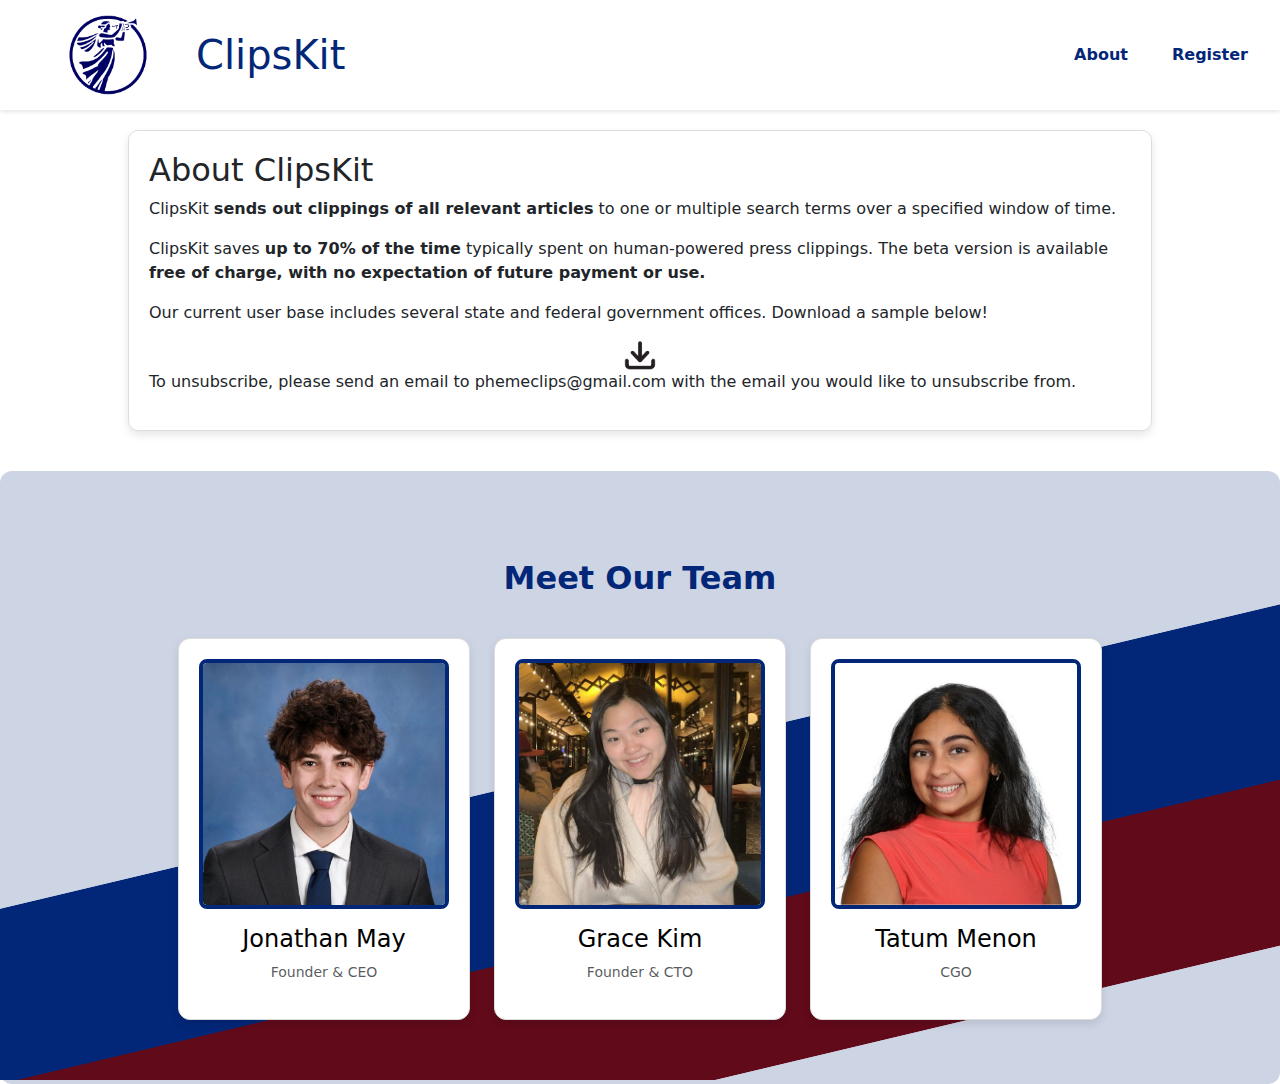
<file: about.html>
<!DOCTYPE html>
<html lang="en">
<head>
  <meta charset="UTF-8">
  <meta name="viewport" content="width=device-width, initial-scale=1.0">
  <title>ClipsKit</title>
  <link rel="icon" href="P.png" type="image/x-icon">
  <link rel="stylesheet" href="styles.css">
  <link href="https://cdn.jsdelivr.net/npm/bootstrap@5.3.3/dist/css/bootstrap.min.css" rel="stylesheet">
  <script src="https://cdn.jsdelivr.net/npm/bootstrap@5.3.3/dist/js/bootstrap.bundle.min.js"></script>
  <link href="https://fonts.googleapis.com/css2?family=Bangers&family=Nunito+Sans:wght@200..1000&family=Oswald:wght@200..700&display=swap" rel="stylesheet">
</head>
<body style="background-image: url('background.png')">

<header class="banner">
  <a href="index.html" class="logo-link">
    <img src="P.png" alt="Pheme Clips Kit Logo" class="logo">
    <span class="site-title">ClipsKit</span>
  </a>
  <nav class="navbar">
    <ul class="nav-links">
      <li><a href="about.html">About</a></li>
      <li><a href="register.html">Register</a></li>
    </ul>
    <div class="hamburger" onclick="toggleMenu()">☰</div>
  </nav>
</header>


<div class="info-container">
  <h2>About ClipsKit</h2>
  <p>
    ClipsKit <strong>sends out clippings of all relevant articles</strong> to one or multiple search terms over a specified window of time.
  </p>
  <p>
    ClipsKit saves <strong>up to 70% of the time</strong> typically spent on human-powered press clippings. The beta version is available <strong>free of charge, with no expectation of future payment or use.</strong>
  </p>
  <p>
    Our current user base includes several state and federal government offices. Download a sample below!
  </p>
  <div class="file-download">
    <a href="2025-03-07%20Jimmy%20Carter%20Clips.docx.pdf" download>
      <img src="download.png" alt="Download PDF" class="pdf-image">
    </a>
  </div>
  <p>
    To unsubscribe, please send an email to phemeclips@gmail.com with the email you would like to unsubscribe from.
  </p>
</div>

<div class="team-section">
  <h2 class="text-center mt-5">Meet Our Team</h2>
  <div class="row justify-content-center">
    <div class="col-lg-3 col-md-4 col-sm-6 mb-4">
      <div class="team-member text-center">
        <a style="color: black; text-decoration: none;" href="https://www.linkedin.com/in/jonathan-may-9961a7279/" target="_blank" rel="noopener noreferrer">
          <img src="img/jon.jpeg" alt="Jonathan May" class="team-photo">
          <h4 class="mt-3">Jonathan May</h4>
        </a>
        <p class="text-muted">Founder & CEO</p>
      </div>
    </div>
    <div class="col-lg-3 col-md-4 col-sm-6 mb-4">
      <div class="team-member text-center">
        <a style="color: black; text-decoration: none;" href="//www.linkedin.com/in/grace-kim-421b541ba/" target="_blank" rel="noopener noreferrer">
          <img src="img/grace.jpeg" alt="Grace Kim" class="team-photo">
          <h4 class="mt-3">Grace Kim</h4>
        </a>
        <p class="text-muted">Founder & CTO</p>
      </div>
    </div>
    <div class="col-lg-3 col-md-4 col-sm-6 mb-4">
      <div class="team-member text-center">
        <a style="color: black; text-decoration: none;" href="https://www.linkedin.com/in/tatum-menon/" target="_blank" rel="noopener noreferrer">
          <img src="img/tatum.jpeg" alt="Tatum Menon" class="team-photo">
          <h4 class="mt-3">Tatum Menon</h4>
        </a>
        <p class="text-muted">CGO</p>
      </div>
    </div>
  </div>
</div>




<script src="js/main.js"></script>
</body>
</html>
</file>
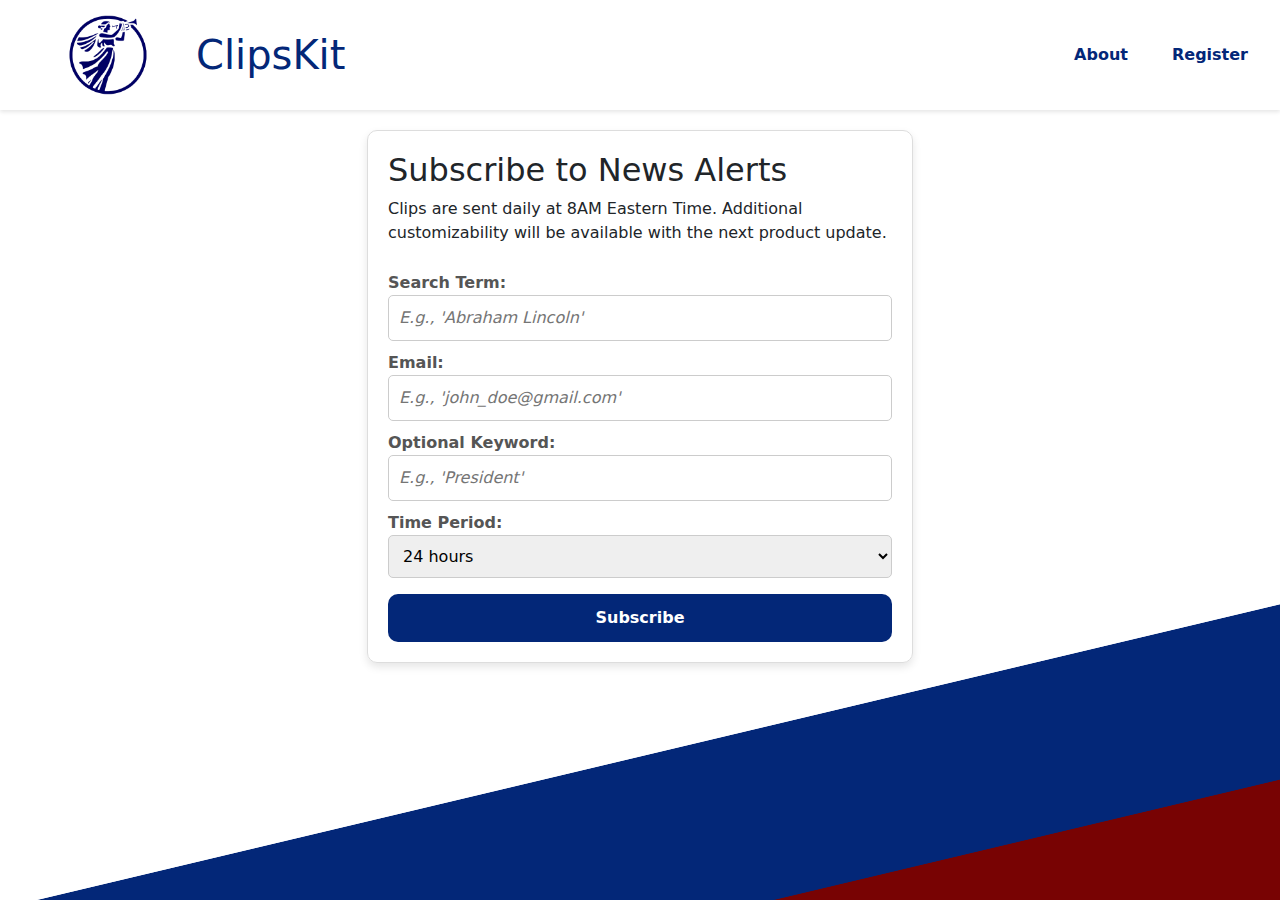
<file: register.html>
<!DOCTYPE html>
<html lang="en">
<head>
    <meta charset="UTF-8">
    <meta name="viewport" content="width=device-width, initial-scale=1.0">
    <title>ClipsKit</title>
    <link rel="icon" href="P.png" type="image/x-icon">
    <link rel="stylesheet" href="styles.css">
    <link href="https://cdn.jsdelivr.net/npm/bootstrap@5.3.3/dist/css/bootstrap.min.css" rel="stylesheet">
    <script src="https://cdn.jsdelivr.net/npm/bootstrap@5.3.3/dist/js/bootstrap.bundle.min.js"></script>
    <link href="https://fonts.googleapis.com/css2?family=Bangers&family=Nunito+Sans:wght@200..1000&family=Oswald:wght@200..700&display=swap" rel="stylesheet">
</head>
<body style="background-image: url('background.png')">

<header class="banner">
    <a href="index.html" class="logo-link">
        <img src="P.png" alt="Pheme Clips Kit Logo" class="logo">
        <span class="site-title">ClipsKit</span>
    </a>
    <nav class="navbar">
        <ul class="nav-links">
            <li><a href="about.html">About</a></li>
            <li><a href="register.html">Register</a></li>
        </ul>
        <div class="hamburger" onclick="toggleMenu()">☰</div>
    </nav>
</header>

<div class="container">
    <div class="row justify-content-center">
        <div class="col-lg-6 col-md-6 col-12">
            <div class="form-container">
                <h2>Subscribe to News Alerts</h2>
                <p>Clips are sent daily at 8AM Eastern Time. Additional customizability will be available with the next product update.</p>
                <form id="subscriptionForm">
                    <label for="name">Search Term:</label>
                    <input type="text" id="name" name="name" required placeholder="E.g., 'Abraham Lincoln'">

                    <label for="email">Email:</label>
                    <input type="email" id="email" name="email" required placeholder="E.g., 'john_doe@gmail.com'">

                    <label for="keyword">Optional Keyword:</label>
                    <input type="text" id="keyword" name="keyword" placeholder="E.g., 'President'">

                    <label for="time">Time Period:</label>
                    <select id="time" name="time" required>
                        <option value="24h">24 hours</option>
                        <option value="7d">7 days</option>
                    </select>

                    <button type="submit" style="border-radius: 10px; margin-top: 1em;">Subscribe</button>
                </form>
            </div>
        </div>
    </div>
</div>

<script src="js/main.js"></script>
</body>
</html>
</file>
<file: styles.css>
/* General body styling */
body {
    font-family: 'Nunito Sans', serif;
    margin: 0;
    padding: 0;
    text-align: center;
}

/* Banner styling */
.banner {
    width: 100%;
    background-color: #ffffff;
    color: #032778;
    padding: 15px 20px;
    box-shadow: 0 2px 4px rgba(0, 0, 0, 0.1);
    display: flex;
    align-items: center;
    justify-content: space-between; /* Adjusted to space items properly */
    gap: 1em;
}

.logo-link {
    display: flex;
    align-items: center;
    text-decoration: none;
}

.site-title {
    font-size: 40px;
    font-weight: 500; /* Bold to make it prominent */
    color: #032778; /* Match the color */
}

/* Logo */
.logo {
    height: 5em;
    width: 5em;
    margin-left: 3em;
    margin-right: 3em;
}

/* Navbar styling */
.navbar {
    display: flex;
    align-items: center;
}

.nav-links {
    list-style: none;
    display: flex;
    gap: 20px;
    margin: 0;
    padding: 0;
    z-index: 99;
}

.nav-links li {
    display: inline;
}

.nav-links a {
    text-decoration: none;
    color: #032778;
    font-size: 1em;
    padding: 8px 12px;
    font-weight: bold;
    transition: color 0.3s;
}

.nav-links a:hover {
    color: #0056b3;
}

/* Hamburger Menu */
.hamburger {
    display: none;
    font-size: 28px;
    cursor: pointer;
    color: #032778;
    z-index: 9999;
}


.text-section {
    width: 100%;
    max-width: 700px;
    margin: 10vh auto;
    padding: 5px;
    background-color: rgba(255, 255, 255, 0.95);
    border-radius: 10px;
}

.text-section h1 {
    font-size: 48px;
    font-weight: 800;
    line-height: 1.2;
    color: #121212;
}

.text-section h1 span {
    color: #020292;
}

.subtext {
    font-size: 18px;
    color: #5a5a5a;
    margin-top: 12px;
}


/* Responsive Design */
@media screen and (max-width: 768px) {
    .banner {
        flex-direction: row;
        justify-content: space-between;
        align-items: center;
    }

    .site-title {
        font-size: 18px; /* Adjust for smaller screens */
    }

    .nav-links {
        display: none;
        flex-direction: column;
        position: absolute;
        top: 70px;
        right: 20px;
        background-color: #ffffff;
        box-shadow: 0px 4px 8px rgba(0, 0, 0, 0.2);
        width: 180px;
        text-align: center;
        border-radius: 5px;
        z-index: 99;
    }

    .nav-links.show {
        display: flex;
    }

    .nav-links li {
        padding: 10px 0;
    }

    .hamburger {
        display: block;
        z-index: 999;
    }
}

.banner h1 {
    margin: 0;
    font-size: 1em;
    text-align: left;
}

/* Centered content styling */
.info-container{
    width: 80%;
    margin: 20px auto;
    padding: 20px;
    background-color: rgba(255, 255, 255, 0.95);
    border-radius: 10px;
    border: 1px solid #ddd;
    box-shadow: 0 4px 8px rgba(0, 0, 0, 0.1);
}

.form-container {
    width: 100%;
    max-width: 700px;
    margin: 20px auto;
    padding: 20px;
    background-color: rgba(255, 255, 255, 0.95);
    border-radius: 10px;
    border: 1px solid #ddd;
    box-shadow: 0 4px 8px rgba(0, 0, 0, 0.1);
}

/* File download styling */
.file-download {
    text-align: center;
    margin-top: 20px;
}

.image-section {
    display: flex;
    justify-content: center;
    align-items: center;
    width: 100%; /* Ensure the container takes full width */
    margin: 20px;
}

.computer-image {
    max-width: 90%; /* Limit max width to prevent overflow */
    width: 40vw; /* Adjust width based on viewport */
    height: auto;
    cursor: pointer;
    transition: transform 0.2s, box-shadow 0.2s;
}

.pdf-image {
    width: 3em;
    height: auto;
    cursor: pointer;
    transition: transform 0.2s, box-shadow 0.2s;
}

.pdf-image:hover {
    transform: scale(1.1);
    box-shadow: 0 4px 8px rgba(0, 0, 0, 0.2);
}

/* Input fields and buttons */
label {
    font-weight: bold;
    display: block;
    margin-top: 10px;
    color: #555;
}

input, select {
    width: 100%;
    padding: 10px;
    margin-top: 5px;
    margin-bottom: 15px;
    border: 1px solid #ccc;
    border-radius: 5px;
    font-size: 14px;
    box-sizing: border-box;
}

input:focus, select:focus {
    border-color: #032778;
    box-shadow: 0 0 5px rgba(0, 123, 255, 0.5);
}

button {
    width: 100%;
    padding: 12px;
    background-color: #032778;
    color: #ffffff;
    border: none;
    border-radius: 10px;
    font-size: 16px;
    font-weight: bold;
    cursor: pointer;
    transition: background-color 0.3s;
}

button:hover {
    background-color: #032778;
}

/* Responsive fixes */
@media screen and (max-width: 768px) {
    .banner {
        flex-direction: column;
        text-align: center;
        padding: 10px;
    }

    .logo-link {
        flex-direction: column;
        align-items: center;
    }

    .site-title {
        margin-left: 0; /* Remove left margin when stacked */
        margin-top: 4px;
        font-size: 22px;
    }

    .info-container, .form-container {
        max-width: 90%;
        padding: 15px;
    }
}


::placeholder{
    font-style: italic;
}

.btn-primary {
    background-color: #020292;
    border: none;
    padding: 12px 24px;
    font-size: 16px;
    font-weight: 600;
    color: #ffffff;
    border-radius: 8px;
    margin-top: 24px;
    transition: background-color 0.2s ease;
}

.btn-primary:hover {
    background-color: #2563eb;
}


.team-section {
    padding: 40px 20px;
    background: rgba(3, 39, 120, 0.2);
    border-radius: 12px;
    margin-top: 40px;
}

.team-section h2{
    color: #032778;
    font-weight: 600;
    padding-bottom: 1em;
}

.team-member {
    padding: 20px;
    background-color: #ffffff;
    border: 1px solid #ddd;
    border-radius: 12px;
    box-shadow: 0 4px 8px rgba(0,0,0,0.1);
    transition: transform 0.2s ease-in-out;
}

.team-member:hover {
    transform: translateY(-5px);
}

.team-photo {
    width: 100%;
    height: auto;
    object-fit: cover;
    border-radius: 8px;
    border: 4px solid #032778;
}

h4 {
    font-size: 18px;
    font-weight: 700;
}

.text-muted {
    font-size: 14px;
}

.content {
    background-image: url("background.png");
    background-size: cover; /* Cover the entire container without distortion */
    background-repeat: no-repeat; /* Prevent tiling */
    background-position: center; /* Center the background image */
    background-attachment: fixed; /* Keep the background fixed while scrolling */
    padding: 40px 20px; /* Add padding to prevent content overlap */
    z-index: -1; /* Send the background behind other elements */
    position: relative;
}


.content-index {
    background: rgba(3, 39, 120, 0.2);
    padding: 30px 20px;
    text-align: center;
    margin-top: 40px;
}

.section-title {
    font-size: 24px;
    font-weight: 700;
    color: #032778;
    margin-bottom: 16px;
}


.file-download {
    margin-top: 12px;
}
</file>
